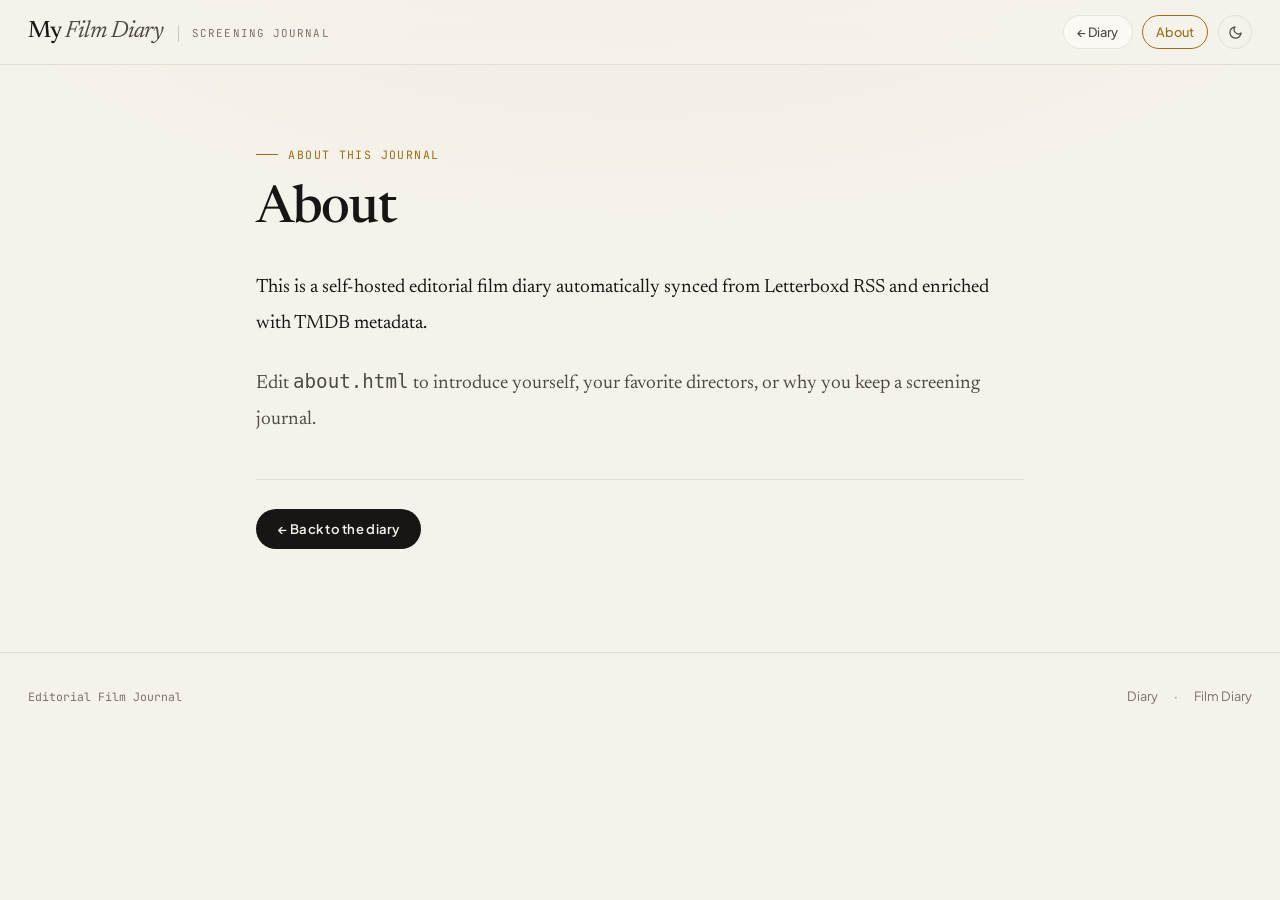
<file: about.html>
<!DOCTYPE html>
<html lang="en">
<head>
	<meta charset="utf-8" />
	<meta name="viewport" content="width=device-width, initial-scale=1, viewport-fit=cover" />
	<title>About — Film Diary</title>
	<meta name="description" content="A personal editorial film journal &amp; diary archive synced from Letterboxd." />
	<meta name="theme-color" content="#0c0c0e" />
	<meta name="apple-mobile-web-app-capable" content="yes" />
	<meta name="apple-mobile-web-app-status-bar-style" content="black-translucent" />
	<meta name="apple-mobile-web-app-title" content="Film Diary" />
	<link rel="manifest" href="manifest.json" />
	<link rel="icon" type="image/svg+xml" href="assets/images/icon.svg" />
	<link rel="apple-touch-icon" href="assets/images/apple-touch-icon.png" />
	<script>
		(function () {
			var saved = localStorage.getItem('diary_theme');
			var theme = saved || (window.matchMedia('(prefers-color-scheme: light)').matches ? 'light' : 'dark');
			document.documentElement.setAttribute('data-theme', theme);
		})();
	</script>
	<link rel="preconnect" href="https://fonts.googleapis.com" />
	<link rel="preconnect" href="https://fonts.gstatic.com" crossorigin />
	<link href="https://fonts.googleapis.com/css2?family=JetBrains+Mono:wght@400;500&family=Newsreader:ital,opsz,wght@0,6..72,400;0,6..72,500;0,6..72,600;1,6..72,400&family=Plus+Jakarta+Sans:wght@400;500;600;700&display=swap" rel="stylesheet" />
	<link rel="stylesheet" href="assets/css/editorial.css?v=18" />
</head>
<body>
	<header class="masthead">
		<div class="masthead-inner">
			<a href="./" class="brand">
				<h1 class="brand-title">My <em>Film Diary</em></h1>
				<span class="brand-meta">Screening Journal</span>
			</a>
			<div class="masthead-actions">
				<a href="./" class="nav-link">← Diary</a>
				<a href="about.html" class="nav-link active" aria-current="page">About</a>
				<button type="button" class="icon-btn" id="themeToggle" aria-label="Toggle color theme" title="Toggle color theme"></button>
			</div>
		</div>
	</header>

	<main class="container about-main">
		<article class="about-article">
			<div class="hero-eyebrow" style="margin-bottom: 1.15rem;">About This Journal</div>
			<h2 class="about-title">About</h2>
			<div class="about-prose">
				<p>This is a self-hosted editorial film diary automatically synced from Letterboxd RSS and enriched with TMDB metadata.</p>
				<p>Edit <code>about.html</code> to introduce yourself, your favorite directors, or why you keep a screening journal.</p>
			</div>
			<div class="about-footer-row">
				<a href="./" class="btn-primary">← Back to the diary</a>
			</div>
		</article>
	</main>

	<footer class="colophon">
		<div class="container colophon-inner">
			<div class="colophon-stats">Editorial Film Journal</div>
			<div class="colophon-links">
				<a href="./">Diary</a>
				<span>·</span>
				<span>Film Diary</span>
			</div>
		</div>
	</footer>

	<script>
		(function () {
			var SUN = '<svg viewBox="0 0 24 24" fill="none" stroke="currentColor" stroke-width="2" stroke-linecap="round" stroke-linejoin="round"><circle cx="12" cy="12" r="4"/><path d="M12 2v2m0 16v2M4.93 4.93l1.41 1.41m11.32 11.32 1.41 1.41M2 12h2m16 0h2M6.34 17.66l-1.41 1.41M19.07 4.93l-1.41 1.41"/></svg>';
			var MOON = '<svg viewBox="0 0 24 24" fill="none" stroke="currentColor" stroke-width="2" stroke-linecap="round" stroke-linejoin="round"><path d="M21 12.79A9 9 0 1 1 11.21 3 7 7 0 0 0 21 12.79z"/></svg>';
			var btn = document.getElementById('themeToggle');
			function apply(theme) {
				document.documentElement.setAttribute('data-theme', theme);
				localStorage.setItem('diary_theme', theme);
				if (btn) btn.innerHTML = theme === 'dark' ? SUN : MOON;
			}
			apply(document.documentElement.getAttribute('data-theme') || 'dark');
			if (btn) btn.addEventListener('click', function () {
				var cur = document.documentElement.getAttribute('data-theme') || 'dark';
				apply(cur === 'dark' ? 'light' : 'dark');
			});
		})();
	</script>
</body>
</html>
</file>
<file: assets/css/editorial.css>
:root {
	--bg: #0c0c0e;
	--bg-elevated: #131316;
	--bg-card: #17171b;
	--bg-hover: #1f1f25;
	--bg-aside: #0f0f12;
	--masthead-bg: rgba(12, 12, 14, 0.86);
	--backdrop-bg: rgba(6, 6, 8, 0.84);
	--hero-bg: linear-gradient(135deg, rgba(23, 23, 27, 0.94) 0%, rgba(16, 16, 19, 0.98) 100%);
	--hero-glow: rgba(212, 168, 83, 0.085);
	--page-glow: rgba(212, 168, 83, 0.05);
	--border: rgba(242, 239, 233, 0.08);
	--border-strong: rgba(242, 239, 233, 0.17);
	--ink: #f2efe9;
	--ink-secondary: #b5b0a6;
	--ink-muted: #7d7971;
	--prose-ink: #dedad2;
	--green: #00e054;
	--coral: #ff6b4a;
	--gold: #d4a853;
	--gold-border: rgba(212, 168, 83, 0.35);
	--badge-bg: rgba(12, 12, 14, 0.8);
	--badge-border: rgba(255, 255, 255, 0.14);
	--shadow-card: 0 6px 20px rgba(0, 0, 0, 0.35);
	--shadow-card-hover: 0 18px 38px rgba(0, 0, 0, 0.58);
	--shadow-modal: 0 32px 90px rgba(0, 0, 0, 0.78);
	--serif: 'Newsreader', Georgia, 'Times New Roman', serif;
	--sans: 'Plus Jakarta Sans', -apple-system, BlinkMacSystemFont, 'Segoe UI', sans-serif;
	--mono: 'JetBrains Mono', ui-monospace, SFMono-Regular, monospace;
	--radius: 8px;
	--radius-lg: 14px;
	--max-w: 1320px;
	--ease: cubic-bezier(0.22, 1, 0.36, 1);
}

[data-theme="light"] {
	--bg: #f5f2eb;
	--bg-elevated: #fbf9f4;
	--bg-card: #ffffff;
	--bg-hover: #efeae0;
	--bg-aside: #f0ece3;
	--masthead-bg: rgba(245, 242, 235, 0.88);
	--backdrop-bg: rgba(20, 19, 17, 0.62);
	--hero-bg: linear-gradient(135deg, #fcfaf5 0%, #f1ede4 100%);
	--hero-glow: rgba(168, 124, 34, 0.09);
	--page-glow: rgba(168, 124, 34, 0.055);
	--border: rgba(23, 22, 20, 0.09);
	--border-strong: rgba(23, 22, 20, 0.19);
	--ink: #171614;
	--ink-secondary: #4e4b45;
	--ink-muted: #78736a;
	--prose-ink: #292724;
	--green: #008a38;
	--coral: #d94e30;
	--gold: #9a6e19;
	--gold-border: rgba(154, 110, 25, 0.32);
	--badge-bg: rgba(20, 19, 17, 0.82);
	--badge-border: rgba(255, 255, 255, 0.18);
	--shadow-card: 0 4px 16px rgba(23, 22, 20, 0.09);
	--shadow-card-hover: 0 14px 32px rgba(23, 22, 20, 0.18);
	--shadow-modal: 0 28px 80px rgba(23, 22, 20, 0.28);
}

*, *::before, *::after {
	box-sizing: border-box;
}

html {
	background: var(--bg);
	color: var(--ink);
	font-family: var(--sans);
	-webkit-font-smoothing: antialiased;
	-moz-osx-font-smoothing: grayscale;
	scroll-behavior: smooth;
	transition: background-color 0.25s var(--ease), color 0.25s var(--ease);
	overflow-x: clip;
	max-width: 100%;
}

body {
	margin: 0;
	min-height: 100vh;
	width: 100%;
	max-width: 100%;
	overflow-x: clip;
	background:
		radial-gradient(ellipse 80% 50% at 50% -10%, var(--page-glow), transparent 70%),
		var(--bg);
	color: var(--ink);
	line-height: 1.5;
	touch-action: pan-y;
}

body.modal-open {
	overflow: hidden;
}

a {
	color: inherit;
	text-decoration: none;
}

button, input, select, textarea {
	font-family: inherit;
	color: inherit;
}

/* ── Masthead ── */
.masthead {
	position: sticky;
	top: 0;
	z-index: 40;
	background: var(--masthead-bg);
	backdrop-filter: blur(14px);
	-webkit-backdrop-filter: blur(14px);
	border-bottom: 1px solid var(--border);
}

.masthead-inner {
	max-width: var(--max-w);
	margin: 0 auto;
	padding: 0.9rem 1.75rem;
	display: flex;
	align-items: center;
	justify-content: space-between;
	gap: 1.25rem;
}

.brand {
	display: flex;
	align-items: baseline;
	gap: 0.85rem;
	min-width: 0;
}

.brand-title {
	font-family: var(--serif);
	font-size: 1.48rem;
	font-weight: 500;
	letter-spacing: -0.01em;
	color: var(--ink);
	margin: 0;
	white-space: nowrap;
}

.brand-title em {
	font-style: italic;
	color: var(--ink-secondary);
	font-weight: 400;
}

.brand-meta {
	font-family: var(--mono);
	font-size: 0.68rem;
	letter-spacing: 0.1em;
	text-transform: uppercase;
	color: var(--ink-muted);
	border-left: 1px solid var(--border-strong);
	padding-left: 0.85rem;
	white-space: nowrap;
}

.masthead-actions {
	display: flex;
	align-items: center;
	gap: 0.6rem;
}

.search-wrap {
	position: relative;
	width: 240px;
}

.search-wrap svg {
	position: absolute;
	left: 0.78rem;
	top: 50%;
	transform: translateY(-50%);
	width: 14px;
	height: 14px;
	color: var(--ink-muted);
	pointer-events: none;
}

.search-input {
	width: 100%;
	background: var(--bg-elevated);
	border: 1px solid var(--border);
	border-radius: 999px;
	padding: 0.48rem 2rem 0.48rem 2.2rem;
	font-size: 0.82rem;
	color: var(--ink);
	outline: none;
	transition: border-color 0.2s, background-color 0.2s;
}

.search-input::placeholder {
	color: var(--ink-muted);
}

.search-input:focus {
	border-color: var(--border-strong);
	background: var(--bg-card);
}

.search-kbd {
	position: absolute;
	right: 0.65rem;
	top: 50%;
	transform: translateY(-50%);
	font-family: var(--mono);
	font-size: 0.64rem;
	color: var(--ink-muted);
	border: 1px solid var(--border);
	border-radius: 4px;
	padding: 0.05rem 0.35rem;
	pointer-events: none;
}

.btn-ghost {
	background: transparent;
	border: 1px solid var(--border);
	border-radius: 999px;
	padding: 0.46rem 0.95rem;
	font-size: 0.78rem;
	font-weight: 500;
	letter-spacing: 0.02em;
	color: var(--ink-secondary);
	cursor: pointer;
	transition: all 0.2s var(--ease);
	display: inline-flex;
	align-items: center;
	gap: 0.4rem;
	white-space: nowrap;
}

.btn-ghost:hover {
	color: var(--ink);
	border-color: var(--border-strong);
	background: var(--bg-elevated);
}

.icon-btn {
	width: 34px;
	height: 34px;
	border-radius: 50%;
	border: 1px solid var(--border);
	background: transparent;
	color: var(--ink-secondary);
	display: inline-flex;
	align-items: center;
	justify-content: center;
	cursor: pointer;
	transition: all 0.2s var(--ease);
	flex-shrink: 0;
}

.icon-btn:hover:not(:disabled) {
	color: var(--ink);
	border-color: var(--border-strong);
	background: var(--bg-card);
}

.icon-btn:disabled {
	opacity: 0.3;
	cursor: not-allowed;
}

.icon-btn svg {
	width: 15px;
	height: 15px;
}

/* ── Container ── */
.container {
	max-width: var(--max-w);
	margin: 0 auto;
	padding: 0 1.75rem;
}

/* ── Featured Reviews Carousel Hero ── */
.hero-section {
	padding: 2.35rem 0 2.1rem;
	border-bottom: 1px solid var(--border);
}

.hero-card {
	position: relative;
	display: grid;
	grid-template-columns: 1fr 255px;
	gap: 2.75rem;
	align-items: stretch;
	background: var(--hero-bg);
	border: 1px solid var(--border);
	border-radius: var(--radius-lg);
	padding: 2.35rem 2.6rem;
	overflow: hidden;
}

.hero-copy {
	display: flex;
	flex-direction: column;
	min-width: 0;
}

.hero-cta-row {
	margin-top: auto;
	padding-top: 0.5rem;
}

.hero-poster-wrap {
	align-self: center;
}

.hero-card::before {
	content: '';
	position: absolute;
	right: -80px;
	top: -80px;
	width: 420px;
	height: 420px;
	background: radial-gradient(circle, var(--hero-glow) 0%, transparent 70%);
	pointer-events: none;
}

.hero-top-row {
	display: flex;
	align-items: center;
	justify-content: space-between;
	gap: 1rem;
	margin-bottom: 1rem;
	flex-wrap: wrap;
}

.hero-eyebrow {
	display: inline-flex;
	align-items: center;
	gap: 0.65rem;
	font-family: var(--mono);
	font-size: 0.72rem;
	letter-spacing: 0.12em;
	text-transform: uppercase;
	color: var(--gold);
}

.hero-eyebrow::before {
	content: '';
	width: 22px;
	height: 1px;
	background: var(--gold);
}

.hero-carousel-controls {
	display: flex;
	align-items: center;
	gap: 0.45rem;
}

.hero-dots {
	display: flex;
	align-items: center;
	gap: 0.35rem;
	margin: 0 0.35rem;
}

.hero-dot {
	position: relative;
	width: 6px;
	height: 6px;
	border-radius: 999px;
	border: none;
	padding: 0;
	background: var(--border-strong);
	cursor: pointer;
	overflow: hidden;
	transition: width 0.25s var(--ease), background-color 0.2s;
}

.hero-dot.active {
	width: 26px;
	background: var(--border-strong);
}

.hero-dot.active::after {
	content: '';
	position: absolute;
	inset: 0;
	background: var(--gold);
	border-radius: 999px;
	transform-origin: left center;
	animation: heroProgress var(--hero-duration, 3000ms) linear forwards;
}

.hero-card.is-paused .hero-dot.active::after {
	animation-play-state: paused;
}

.hero-card.is-static .hero-dot.active::after {
	animation: none;
	transform: scaleX(1);
}

.hero-slide-enter {
	animation: heroSlideIn 0.42s cubic-bezier(0.22, 1, 0.36, 1) both;
}

@keyframes heroProgress {
	from { transform: scaleX(0); }
	to { transform: scaleX(1); }
}

@keyframes heroSlideIn {
	from {
		opacity: 0;
		transform: translateX(12px);
	}
	to {
		opacity: 1;
		transform: translateX(0);
	}
}

@media (prefers-reduced-motion: reduce) {
	.hero-slide-enter {
		animation: none;
	}
}

.hero-title {
	font-family: var(--serif);
	font-size: clamp(1.95rem, 3.4vw, 2.95rem);
	font-weight: 500;
	line-height: 1.08;
	letter-spacing: -0.02em;
	margin: 0 0 0.45rem;
	color: var(--ink);
}

.hero-director {
	font-family: var(--serif);
	font-style: italic;
	font-size: 1.02rem;
	color: var(--ink-muted);
	margin: 0 0 0.85rem;
}

.hero-title .hero-year {
	font-style: italic;
	font-weight: 400;
	color: var(--ink-muted);
	font-size: 0.64em;
	margin-left: 0.35rem;
}

.hero-rating-row {
	display: flex;
	align-items: center;
	gap: 0.85rem;
	margin-bottom: 1.25rem;
	font-size: 0.9rem;
	flex-wrap: wrap;
}

.stars {
	color: var(--green);
	letter-spacing: 0.08em;
	font-size: 1.05rem;
	line-height: 1;
}

.heart-icon {
	color: var(--coral);
	font-size: 0.95rem;
	line-height: 1;
}

.hero-date {
	font-family: var(--mono);
	font-size: 0.74rem;
	color: var(--ink-muted);
	letter-spacing: 0.04em;
}

.hero-excerpt {
	font-family: var(--serif);
	font-size: 1.14rem;
	line-height: 1.72;
	color: var(--ink-secondary);
	margin: 0 0 1.65rem;
	max-width: 62ch;
	display: -webkit-box;
	-webkit-line-clamp: 4;
	-webkit-box-orient: vertical;
	overflow: hidden;
}

.hero-excerpt.is-spoiler {
	filter: blur(6px);
	user-select: none;
}

.hero-cta-row {
	display: flex;
	align-items: center;
	gap: 0.85rem;
	flex-wrap: wrap;
}

.btn-primary {
	background: var(--ink);
	color: var(--bg);
	border: none;
	border-radius: 999px;
	padding: 0.66rem 1.35rem;
	font-size: 0.82rem;
	font-weight: 600;
	letter-spacing: 0.02em;
	cursor: pointer;
	transition: transform 0.2s var(--ease), opacity 0.2s;
	display: inline-flex;
	align-items: center;
	gap: 0.45rem;
}

.btn-primary:hover {
	opacity: 0.9;
	transform: translateY(-1px);
}

.hero-poster-wrap {
	position: relative;
	cursor: pointer;
	justify-self: end;
	width: 100%;
	max-width: 240px;
}

.hero-poster {
	width: 100%;
	aspect-ratio: 2 / 3;
	object-fit: cover;
	border-radius: var(--radius);
	display: block;
	border: 1px solid var(--border-strong);
	box-shadow: var(--shadow-card-hover);
	transition: transform 0.45s var(--ease);
}

.hero-poster-wrap:hover .hero-poster {
	transform: scale(1.025);
}

/* ── Toolbar / Filters / View Switch ── */
.toolbar {
	display: flex;
	align-items: center;
	justify-content: space-between;
	gap: 1rem;
	padding: 1.55rem 0 1.3rem;
	flex-wrap: wrap;
}

.filter-pills {
	display: flex;
	align-items: center;
	gap: 0.42rem;
	flex-wrap: wrap;
}

.pill {
	background: transparent;
	border: 1px solid var(--border);
	border-radius: 999px;
	padding: 0.4rem 0.88rem;
	font-size: 0.78rem;
	font-weight: 500;
	color: var(--ink-secondary);
	cursor: pointer;
	transition: all 0.2s var(--ease);
	display: inline-flex;
	align-items: center;
	gap: 0.42rem;
}

.pill:hover {
	border-color: var(--border-strong);
	color: var(--ink);
}

.pill.active {
	background: var(--ink);
	color: var(--bg);
	border-color: var(--ink);
}

.pill .count {
	font-family: var(--mono);
	font-size: 0.68rem;
	opacity: 0.7;
}

[hidden] {
	display: none !important;
}

.toolbar-right {
	display: flex;
	align-items: center;
	gap: 0.55rem;
}

.filter-toggle-btn {
	display: inline-flex;
	align-items: center;
	gap: 0.42rem;
	background: var(--bg-elevated);
	border: 1px solid var(--border);
	border-radius: 999px;
	padding: 0.42rem 0.88rem;
	font-size: 0.76rem;
	font-weight: 500;
	color: var(--ink-secondary);
	cursor: pointer;
	transition: all 0.2s var(--ease);
	white-space: nowrap;
}

.filter-toggle-btn svg {
	width: 14px;
	height: 14px;
	opacity: 0.85;
}

.filter-toggle-btn:hover {
	border-color: var(--border-strong);
	color: var(--ink);
}

.filter-toggle-btn[aria-expanded="true"],
.filter-toggle-btn.has-active {
	border-color: var(--gold);
	color: var(--gold);
	background: var(--gold-dim);
}

.filter-badge {
	display: inline-flex;
	align-items: center;
	justify-content: center;
	min-width: 17px;
	height: 17px;
	padding: 0 5px;
	border-radius: 999px;
	background: var(--gold);
	color: var(--bg);
	font-family: var(--mono);
	font-size: 0.65rem;
	font-weight: 700;
	line-height: 1;
}

.filter-drawer {
	margin: -0.45rem 0 1.35rem;
	padding: 0.85rem;
	background: var(--bg-elevated);
	border: 1px solid var(--border);
	border-radius: var(--radius-md);
	animation: heroSlideIn 0.2s var(--ease) both;
}

.filter-drawer-grid {
	display: grid;
	grid-template-columns: repeat(auto-fit, minmax(145px, 1fr));
	gap: 0.55rem;
	align-items: center;
}

.filter-drawer-grid .sort-select {
	width: 100%;
	min-width: 0;
	background-color: var(--bg);
}

.filter-reset-btn {
	justify-content: center;
	padding: 0.44rem 0.9rem;
	font-size: 0.76rem;
	color: var(--gold);
	border-color: var(--border-strong);
}

@media (max-width: 640px) {
	.filter-drawer {
		margin: -0.35rem 0 1.1rem;
		padding: 0.7rem;
	}
	.filter-drawer-grid {
		grid-template-columns: repeat(2, minmax(0, 1fr));
		gap: 0.5rem;
	}
}

.view-toggle {
	display: inline-flex;
	background: var(--bg-elevated);
	border: 1px solid var(--border);
	border-radius: 999px;
	padding: 3px;
	gap: 2px;
}

.view-btn {
	border: none;
	background: transparent;
	color: var(--ink-muted);
	border-radius: 999px;
	padding: 0.34rem 0.62rem;
	cursor: pointer;
	display: inline-flex;
	align-items: center;
	gap: 0.35rem;
	font-size: 0.74rem;
	font-weight: 500;
	transition: all 0.2s;
}

.view-btn svg {
	width: 14px;
	height: 14px;
}

.view-btn:hover {
	color: var(--ink);
}

.view-btn.active {
	background: var(--ink);
	color: var(--bg);
}

.sort-select {
	background: var(--bg-elevated);
	border: 1px solid var(--border);
	border-radius: 999px;
	padding: 0.44rem 1.85rem 0.44rem 0.95rem;
	font-size: 0.78rem;
	color: var(--ink-secondary);
	cursor: pointer;
	outline: none;
	appearance: none;
	background-image: url("data:image/svg+xml,%3Csvg xmlns='http://www.w3.org/2000/svg' width='12' height='12' viewBox='0 0 24 24' fill='none' stroke='%238a857c' stroke-width='2' stroke-linecap='round' stroke-linejoin='round'%3E%3Cpolyline points='6 9 12 15 18 9'%3E%3C/polyline%3E%3C/svg%3E");
	background-repeat: no-repeat;
	background-position: right 0.7rem center;
}

.sort-select:hover, .sort-select:focus {
	border-color: var(--border-strong);
	color: var(--ink);
}

/* ── Film Poster Grid ── */
.film-grid {
	display: grid;
	grid-template-columns: repeat(auto-fill, minmax(195px, 1fr));
	gap: 1.75rem 1.35rem;
	padding-bottom: 4rem;
}

.film-card {
	display: flex;
	flex-direction: column;
	cursor: pointer;
	outline: none;
	content-visibility: auto;
	contain-intrinsic-size: 200px 350px;
}

.poster-frame {
	position: relative;
	aspect-ratio: 2 / 3;
	border-radius: var(--radius);
	overflow: hidden;
	background: var(--bg-card);
	border: 1px solid var(--border);
	box-shadow: var(--shadow-card);
	transition: transform 0.35s var(--ease), border-color 0.35s var(--ease), box-shadow 0.35s var(--ease);
}

.film-card:hover .poster-frame,
.film-card:focus-visible .poster-frame {
	transform: translateY(-4px);
	border-color: var(--border-strong);
	box-shadow: var(--shadow-card-hover);
}

.poster-frame img {
	width: 100%;
	height: 100%;
	object-fit: cover;
	display: block;
	transition: transform 0.55s var(--ease);
}

.poster-typographic {
	width: 100%;
	height: 100%;
	padding: 1.25rem 1.05rem;
	display: flex;
	flex-direction: column;
	justify-content: space-between;
	background:
		radial-gradient(circle at 80% 15%, var(--hero-glow), transparent 60%),
		linear-gradient(160deg, var(--bg-card) 0%, var(--bg-aside) 100%);
	position: relative;
}

.poster-typographic::before {
	content: '';
	position: absolute;
	inset: 8px;
	border: 1px solid var(--border);
	border-radius: 4px;
	pointer-events: none;
}

.poster-typo-year {
	font-family: var(--mono);
	font-size: 0.66rem;
	letter-spacing: 0.12em;
	color: var(--ink-muted);
}

.poster-typo-title {
	font-family: var(--serif);
	font-size: 1.15rem;
	font-weight: 500;
	line-height: 1.2;
	color: var(--ink);
	display: -webkit-box;
	-webkit-line-clamp: 4;
	-webkit-box-orient: vertical;
	overflow: hidden;
}

.poster-typo-foot {
	font-family: var(--mono);
	font-size: 0.64rem;
	letter-spacing: 0.08em;
	color: var(--green);
}

.diary-thumb-typo {
	width: 54px;
	aspect-ratio: 2 / 3;
	border-radius: 5px;
	border: 1px solid var(--border);
	background: linear-gradient(160deg, var(--bg-card) 0%, var(--bg-aside) 100%);
	display: flex;
	align-items: center;
	justify-content: center;
	font-family: var(--serif);
	font-size: 1.05rem;
	font-style: italic;
	color: var(--ink-muted);
	flex-shrink: 0;
}

.load-more-wrap {
	display: flex;
	flex-direction: column;
	align-items: center;
	gap: 0.65rem;
	padding: 0 0 3.75rem;
}

.load-more-meta {
	font-family: var(--mono);
	font-size: 0.72rem;
	color: var(--ink-muted);
}

.film-card:hover .poster-frame img {
	transform: scale(1.035);
}

.poster-badges {
	position: absolute;
	top: 0.52rem;
	right: 0.52rem;
	display: flex;
	gap: 0.28rem;
	z-index: 2;
}

.badge {
	background: rgba(12, 12, 14, 0.88);
	border: 1px solid var(--badge-border);
	border-radius: 999px;
	padding: 0.2rem 0.5rem;
	font-family: var(--mono);
	font-size: 0.62rem;
	letter-spacing: 0.06em;
	text-transform: uppercase;
	display: inline-flex;
	align-items: center;
	gap: 0.25rem;
	color: #f2efe9;
}

.badge-review {
	color: #e4ba67;
	border-color: rgba(228, 186, 103, 0.42);
}

.badge-spoiler {
	color: #ff8c73;
	border-color: rgba(255, 107, 74, 0.4);
}

.badge-like {
	color: #ff6b4a;
	padding: 0.2rem 0.42rem;
}

.badge-rewatch {
	color: #d6d2c9;
	padding: 0.2rem 0.42rem;
}

/* Inline badges (outside poster, theme-aware) */
.inline-badge {
	display: inline-flex;
	align-items: center;
	gap: 0.25rem;
	border-radius: 999px;
	padding: 0.18rem 0.55rem;
	font-family: var(--mono);
	font-size: 0.64rem;
	letter-spacing: 0.06em;
	text-transform: uppercase;
	border: 1px solid var(--border-strong);
	color: var(--ink-secondary);
}

.inline-badge.is-gold {
	color: var(--gold);
	border-color: var(--gold-border);
}

.inline-badge.is-spoiler {
	color: var(--coral);
	border-color: rgba(255, 107, 74, 0.35);
}

.card-body {
	padding: 0.78rem 0.15rem 0;
	display: flex;
	flex-direction: column;
	gap: 0.24rem;
}

.card-title {
	font-family: var(--serif);
	font-size: 1.05rem;
	font-weight: 500;
	line-height: 1.25;
	color: var(--ink);
	margin: 0;
	display: -webkit-box;
	-webkit-line-clamp: 2;
	-webkit-box-orient: vertical;
	overflow: hidden;
}

.card-director {
	font-size: 0.76rem;
	color: var(--ink-secondary);
	white-space: nowrap;
	overflow: hidden;
	text-overflow: ellipsis;
}

.card-meta-row {
	display: flex;
	align-items: center;
	justify-content: space-between;
	gap: 0.5rem;
	font-family: var(--mono);
	font-size: 0.7rem;
	color: var(--ink-muted);
}

.card-rating-row {
	display: flex;
	align-items: center;
	justify-content: space-between;
	margin-top: 0.12rem;
	min-height: 1.1rem;
}

.card-stars {
	color: var(--green);
	font-size: 0.88rem;
	letter-spacing: 0.05em;
	line-height: 1;
}

.card-unrated {
	font-family: var(--mono);
	font-size: 0.65rem;
	color: var(--ink-muted);
	text-transform: uppercase;
	letter-spacing: 0.08em;
}

/* ── Chronological Diary List View ── */
.grid-month-groups {
	display: flex;
	flex-direction: column;
	gap: 2.35rem;
}

.grid-month-section .diary-month-heading {
	margin-bottom: 1.15rem;
}

.diary-list {
	padding-bottom: 4rem;
	display: flex;
	flex-direction: column;
	gap: 2.25rem;
}

.diary-month-heading {
	font-family: var(--mono);
	font-size: 0.74rem;
	letter-spacing: 0.14em;
	text-transform: uppercase;
	color: var(--gold);
	padding-bottom: 0.65rem;
	border-bottom: 1px solid var(--border-strong);
	margin: 0 0 0.35rem;
	display: flex;
	align-items: center;
	justify-content: space-between;
}

.diary-month-count {
	color: var(--ink-muted);
	letter-spacing: 0.06em;
}

.diary-row {
	display: grid;
	grid-template-columns: 58px 54px 1fr auto;
	gap: 1.15rem;
	align-items: center;
	padding: 0.95rem 0.75rem;
	border-bottom: 1px solid var(--border);
	border-radius: var(--radius);
	cursor: pointer;
	transition: background-color 0.2s var(--ease);
	content-visibility: auto;
	contain-intrinsic-size: auto 92px;
}

.diary-row:hover {
	background: var(--bg-elevated);
}

.diary-day {
	font-family: var(--mono);
	text-align: center;
	line-height: 1.1;
}

.diary-day-num {
	display: block;
	font-size: 1.15rem;
	font-weight: 500;
	color: var(--ink);
}

.diary-day-mon {
	display: block;
	font-size: 0.64rem;
	text-transform: uppercase;
	letter-spacing: 0.08em;
	color: var(--ink-muted);
	margin-top: 0.15rem;
}

.diary-thumb {
	width: 54px;
	aspect-ratio: 2 / 3;
	object-fit: cover;
	border-radius: 5px;
	border: 1px solid var(--border);
	display: block;
}

.diary-main {
	min-width: 0;
}

.diary-title-line {
	display: flex;
	align-items: baseline;
	gap: 0.55rem;
	flex-wrap: wrap;
}

.diary-title {
	font-family: var(--serif);
	font-size: 1.18rem;
	font-weight: 500;
	color: var(--ink);
	margin: 0;
}

.diary-year {
	font-family: var(--mono);
	font-size: 0.72rem;
	color: var(--ink-muted);
}

.diary-snippet {
	font-family: var(--serif);
	font-size: 0.96rem;
	line-height: 1.55;
	color: var(--ink-secondary);
	margin: 0.3rem 0 0;
	display: -webkit-box;
	-webkit-line-clamp: 2;
	-webkit-box-orient: vertical;
	overflow: hidden;
	max-width: 68ch;
}

.diary-snippet.is-spoiler {
	font-style: italic;
	color: var(--ink-muted);
}

.diary-right {
	display: flex;
	align-items: center;
	gap: 0.65rem;
	white-space: nowrap;
}

/* ── Curated Lists Grid ── */
.lists-grid {
	display: grid;
	grid-template-columns: repeat(auto-fill, minmax(min(100%, 310px), 1fr));
	gap: 1.25rem;
	padding-bottom: 4rem;
}

.list-card {
	background: var(--bg-elevated);
	border: 1px solid var(--border);
	border-radius: var(--radius-lg);
	padding: 1.5rem 1.65rem;
	display: flex;
	flex-direction: column;
	justify-content: space-between;
	gap: 1rem;
	cursor: pointer;
	transition: border-color 0.25s var(--ease), transform 0.25s var(--ease), background-color 0.25s;
}

.list-card:hover {
	border-color: var(--border-strong);
	background: var(--bg-card);
	transform: translateY(-2px);
}

.list-card-label {
	font-family: var(--mono);
	font-size: 0.66rem;
	letter-spacing: 0.12em;
	text-transform: uppercase;
	color: var(--gold);
	margin-bottom: 0.5rem;
}

.list-card-title {
	font-family: var(--serif);
	font-size: 1.35rem;
	font-weight: 500;
	line-height: 1.2;
	margin: 0 0 0.65rem;
	color: var(--ink);
}

.list-card-preview {
	font-size: 0.85rem;
	line-height: 1.6;
	color: var(--ink-secondary);
	margin: 0;
	display: -webkit-box;
	-webkit-line-clamp: 3;
	-webkit-box-orient: vertical;
	overflow: hidden;
}

.list-card-footer {
	display: flex;
	align-items: center;
	justify-content: space-between;
	padding-top: 0.85rem;
	border-top: 1px solid var(--border);
	font-family: var(--mono);
	font-size: 0.72rem;
	color: var(--ink-muted);
}

/* ── Empty / Loading States ── */
.state-box {
	text-align: center;
	padding: 4.5rem 1.5rem;
	color: var(--ink-muted);
	font-family: var(--serif);
	font-size: 1.15rem;
	font-style: italic;
}

/* ── Split-Screen Reader Modal ── */
.modal-backdrop {
	position: fixed;
	inset: 0;
	z-index: 100;
	background: var(--backdrop-bg);
	backdrop-filter: blur(12px);
	-webkit-backdrop-filter: blur(12px);
	display: flex;
	align-items: center;
	justify-content: center;
	padding: 2rem;
	opacity: 0;
	pointer-events: none;
	transition: opacity 0.25s var(--ease);
}

.modal-backdrop.open {
	opacity: 1;
	pointer-events: auto;
}

.reader-modal {
	position: relative;
	width: 100%;
	max-width: 960px;
	max-height: 88vh;
	background: var(--bg-elevated);
	border: 1px solid var(--border-strong);
	border-radius: var(--radius-lg);
	box-shadow: var(--shadow-modal);
	display: grid;
	grid-template-columns: 325px 1fr;
	overflow: hidden;
	transform: translateY(12px) scale(0.985);
	transition: transform 0.3s var(--ease);
}

.reader-modal.is-list-modal {
	grid-template-columns: 1fr;
	max-width: 700px;
}

.modal-backdrop.open .reader-modal {
	transform: translateY(0) scale(1);
}

.reader-aside {
	background: var(--bg-aside);
	padding: 1.75rem;
	border-right: 1px solid var(--border);
	display: flex;
	flex-direction: column;
	gap: 1.15rem;
	overflow-y: auto;
}

.reader-poster {
	width: 100%;
	aspect-ratio: 2 / 3;
	object-fit: cover;
	border-radius: var(--radius);
	border: 1px solid var(--border);
	box-shadow: var(--shadow-card);
}

.reader-facts {
	display: flex;
	flex-direction: column;
	gap: 0.55rem;
	font-family: var(--mono);
	font-size: 0.74rem;
	color: var(--ink-secondary);
}

.fact-row {
	display: flex;
	justify-content: space-between;
	align-items: center;
	padding-bottom: 0.5rem;
	border-bottom: 1px solid var(--border);
}

.fact-label {
	color: var(--ink-muted);
	text-transform: uppercase;
	letter-spacing: 0.08em;
	font-size: 0.66rem;
}

.reader-content {
	display: flex;
	flex-direction: column;
	min-height: 0;
	max-height: 88vh;
}

.reader-top-bar {
	display: flex;
	align-items: center;
	justify-content: space-between;
	padding: 1rem 1.75rem;
	border-bottom: 1px solid var(--border);
	flex-shrink: 0;
	gap: 0.75rem;
}

.reader-nav {
	display: flex;
	align-items: center;
	gap: 0.4rem;
}

.reader-top-actions {
	display: flex;
	align-items: center;
	gap: 0.45rem;
}

.reader-counter {
	font-family: var(--mono);
	font-size: 0.72rem;
	color: var(--ink-muted);
	margin-left: 0.45rem;
}

.reader-scroll {
	padding: 2rem 2.25rem 2.5rem;
	overflow-y: auto;
	-webkit-overflow-scrolling: touch;
	overscroll-behavior: contain;
	flex: 1;
}

.reader-title {
	font-family: var(--serif);
	font-size: clamp(1.75rem, 2.8vw, 2.35rem);
	font-weight: 500;
	line-height: 1.12;
	letter-spacing: -0.015em;
	margin: 0 0 0.35rem;
	color: var(--ink);
}

.reader-director {
	font-family: var(--serif);
	font-style: italic;
	font-size: 1.02rem;
	color: var(--ink-muted);
	margin: 0 0 0.85rem;
}

.reader-subtitle {
	display: flex;
	align-items: center;
	flex-wrap: wrap;
	gap: 0.7rem;
	margin-bottom: 1.75rem;
	padding-bottom: 1.25rem;
	border-bottom: 1px solid var(--border);
}

.reader-prose {
	font-family: var(--serif);
	font-size: 1.12rem;
	line-height: 1.8;
	color: var(--prose-ink);
	max-width: 62ch;
}

.reader-prose p {
	margin: 0 0 1.2em;
}

.reader-prose p:last-child {
	margin-bottom: 0;
}

.reader-prose ul, .reader-prose ol {
	padding-left: 1.25rem;
	margin: 0.85rem 0;
}

.reader-prose li {
	margin-bottom: 0.35rem;
}

.reader-log-note {
	font-family: var(--serif);
	font-style: italic;
	color: var(--ink-muted);
	font-size: 1.05rem;
}

/* ── Spoiler Guard ── */
.spoiler-box {
	position: relative;
	border-radius: var(--radius);
	overflow: hidden;
}

.spoiler-box .spoiler-content {
	filter: blur(8px);
	user-select: none;
	pointer-events: none;
	transition: filter 0.35s var(--ease);
}

.spoiler-box.revealed .spoiler-content {
	filter: none;
	user-select: auto;
	pointer-events: auto;
}

.spoiler-overlay {
	position: absolute;
	inset: 0;
	display: flex;
	flex-direction: column;
	align-items: center;
	justify-content: center;
	gap: 0.75rem;
	background: rgba(12, 12, 14, 0.35);
	padding: 1.5rem;
	text-align: center;
}

[data-theme="light"] .spoiler-overlay {
	background: rgba(245, 242, 235, 0.45);
}

.spoiler-box.revealed .spoiler-overlay {
	display: none;
}

.spoiler-label {
	font-family: var(--mono);
	font-size: 0.72rem;
	letter-spacing: 0.1em;
	text-transform: uppercase;
	color: var(--coral);
}

/* ── Shareable Card Modal ── */
.share-modal {
	width: 100%;
	max-width: 520px;
	max-height: 92dvh;
	background: var(--bg-elevated);
	border: 1px solid var(--border-strong);
	border-radius: var(--radius-lg);
	padding: 1.35rem 1.5rem 1.5rem;
	box-shadow: var(--shadow-modal);
	display: flex;
	flex-direction: column;
	gap: 0.9rem;
	overflow-y: auto;
	-webkit-overflow-scrolling: touch;
}

.share-header {
	display: flex;
	align-items: flex-start;
	justify-content: space-between;
	gap: 1rem;
	flex-shrink: 0;
}

.share-header h2 {
	font-family: var(--serif);
	font-size: 1.45rem;
	font-weight: 500;
	margin: 0 0 0.15rem;
}

.share-header p {
	font-size: 0.8rem;
	color: var(--ink-muted);
	margin: 0;
}

.share-controls {
	display: flex;
	flex-direction: column;
	gap: 0.55rem;
	flex-shrink: 0;
	position: relative;
	z-index: 3;
}

.share-control-row {
	display: flex;
	align-items: center;
	justify-content: space-between;
	gap: 0.45rem;
	flex-wrap: wrap;
}

#shareStyleToggle {
	width: 100%;
	display: grid;
	grid-template-columns: repeat(4, 1fr);
}

#shareStyleToggle .view-btn {
	justify-content: center;
	padding: 0.44rem 0.35rem;
	touch-action: manipulation;
}

.share-controls .view-btn,
.share-controls .toggle-chip {
	touch-action: manipulation;
	min-height: 34px;
}

.toggle-chip {
	display: inline-flex;
	align-items: center;
	gap: 0.42rem;
	padding: 0.36rem 0.78rem;
	border-radius: 999px;
	border: 1px solid var(--border);
	background: var(--bg-elevated);
	font-size: 0.74rem;
	font-weight: 500;
	color: var(--ink-secondary);
	cursor: pointer;
	user-select: none;
	transition: border-color 0.2s, color 0.2s;
}

.toggle-chip:hover {
	border-color: var(--border-strong);
	color: var(--ink);
}

.toggle-chip input {
	accent-color: var(--gold);
	margin: 0;
	cursor: pointer;
}

.toggle-chip.active {
	background: var(--ink);
	color: var(--bg);
	border-color: var(--ink);
}

.toggle-chip.is-disabled {
	opacity: 0.4;
	cursor: not-allowed;
}

.share-preview-stage {
	background: var(--bg);
	border: 1px solid var(--border);
	border-radius: var(--radius);
	padding: 0.85rem;
	display: flex;
	align-items: center;
	justify-content: center;
	min-height: 200px;
	flex: 1 1 auto;
	overflow: hidden;
	position: relative;
	z-index: 1;
}

.share-canvas {
	max-width: 100%;
	max-height: 44dvh;
	width: auto;
	height: auto;
	border-radius: 6px;
	box-shadow: var(--shadow-card-hover);
	display: block;
}

.share-footer {
	padding-top: 0.15rem;
	flex-shrink: 0;
}

/* ── Footer / Colophon ── */
.colophon {
	border-top: 1px solid var(--border);
	padding: 2.15rem 0 2.75rem;
	color: var(--ink-muted);
	font-size: 0.8rem;
}

.colophon-inner {
	display: flex;
	align-items: center;
	justify-content: space-between;
	flex-wrap: wrap;
	gap: 1rem;
}

.colophon-stats {
	display: flex;
	align-items: center;
	gap: 1.25rem;
	font-family: var(--mono);
	font-size: 0.72rem;
	flex-wrap: wrap;
}

.colophon-stats strong {
	color: var(--ink-secondary);
	font-weight: 500;
}

.colophon-links {
	display: flex;
	align-items: center;
	gap: 1rem;
}

/* ── Toast ── */
.toast-stack {
	position: fixed;
	bottom: 1.5rem;
	right: 1.5rem;
	z-index: 200;
	display: flex;
	flex-direction: column;
	gap: 0.5rem;
	pointer-events: none;
}

.toast {
	background: var(--bg-card);
	border: 1px solid var(--border-strong);
	color: var(--ink);
	padding: 0.78rem 1.15rem;
	border-radius: var(--radius);
	font-size: 0.84rem;
	box-shadow: var(--shadow-card-hover);
	pointer-events: auto;
	border-left: 3px solid var(--green);
	animation: toastIn 0.25s var(--ease);
}

.toast.error {
	border-left-color: var(--coral);
}

@keyframes toastIn {
	from { opacity: 0; transform: translateY(8px); }
	to { opacity: 1; transform: translateY(0); }
}

/* ── Responsive ── */
@media (max-width: 900px) {
	.hero-card {
		grid-template-columns: 1fr 195px;
		gap: 2rem;
		padding: 2rem;
	}

	.reader-modal {
		grid-template-columns: 255px 1fr;
	}
}

@media (hover: none) {
	.film-card:hover .poster-frame,
	.list-card:hover,
	.btn-primary:hover {
		transform: none;
	}

	.film-card:hover .poster-frame img,
	.hero-poster-wrap:hover .hero-poster {
		transform: none;
	}
}

@media (max-width: 736px) {
	.masthead-inner {
		padding: 0.75rem 1rem;
		flex-wrap: wrap;
		gap: 0.65rem;
	}

	.brand-title {
		font-size: 1.32rem;
	}

	.brand-meta {
		display: none;
	}

	.masthead-actions {
		width: 100%;
		justify-content: space-between;
		gap: 0.5rem;
	}

	.search-wrap {
		flex: 1;
		min-width: 0;
		width: auto;
	}

	/* 16px prevents iOS Safari auto-zooming & horizontal panning on focus */
	.search-input {
		font-size: 16px;
		padding: 0.48rem 0.9rem 0.48rem 2.2rem;
	}

	.search-kbd {
		display: none;
	}

	.container {
		padding: 0 1rem;
		width: 100%;
		max-width: 100%;
	}

	.hero-section {
		padding: 1.1rem 0 1.35rem;
	}

	.hero-card {
		grid-template-columns: minmax(0, 1fr);
		padding: 1.25rem;
		gap: 1.1rem;
	}

	.hero-copy {
		min-width: 0;
	}

	.hero-poster-wrap {
		order: -1;
		justify-self: start;
		max-width: 128px;
	}

	.hero-title {
		font-size: 1.65rem;
		word-break: break-word;
	}

	.hero-excerpt {
		font-size: 0.98rem;
		line-height: 1.62;
		margin-bottom: 1.2rem;
		-webkit-line-clamp: 4;
	}

	.toolbar {
		padding: 1.15rem 0 1rem;
		gap: 0.85rem;
	}

	/* Single tidy horizontally-scrollable pill strip (no page overflow) */
	.filter-pills {
		width: 100%;
		flex-wrap: nowrap;
		overflow-x: auto;
		-webkit-overflow-scrolling: touch;
		scrollbar-width: none;
		padding-bottom: 2px;
	}

	.filter-pills::-webkit-scrollbar {
		display: none;
	}

	.pill {
		flex-shrink: 0;
		padding: 0.38rem 0.78rem;
		font-size: 0.76rem;
	}

	.toolbar-right {
		width: 100%;
		display: grid;
		grid-template-columns: auto 1fr 1fr;
		gap: 0.45rem;
		align-items: center;
	}

	.view-btn {
		padding: 0.34rem 0.55rem;
		font-size: 0.72rem;
	}

	.sort-select {
		width: 100%;
		min-width: 0;
		font-size: 0.74rem;
		padding: 0.42rem 1.55rem 0.42rem 0.72rem;
		text-overflow: ellipsis;
	}

	.film-grid {
		grid-template-columns: repeat(2, minmax(0, 1fr));
		gap: 1.1rem 0.75rem;
		padding-bottom: 2.75rem;
	}

	.card-title {
		font-size: 0.96rem;
	}

	.diary-row {
		grid-template-columns: 40px 44px minmax(0, 1fr);
		gap: 0.7rem;
		padding: 0.85rem 0.2rem;
	}

	.diary-thumb,
	.diary-thumb-typo {
		width: 44px;
	}

	.diary-right {
		grid-column: 3;
		justify-content: flex-start;
		margin-top: -0.2rem;
	}

	.modal-backdrop {
		padding: 0;
		align-items: flex-end;
	}

	.reader-modal {
		grid-template-columns: 1fr;
		width: 100%;
		max-width: 100%;
		max-height: 92dvh;
		border-radius: 16px 16px 0 0;
		border-left: none;
		border-right: none;
		border-bottom: none;
		display: flex;
		flex-direction: column;
	}

	.reader-aside {
		flex-direction: row;
		align-items: center;
		padding: 0.9rem 1rem;
		border-right: none;
		border-bottom: 1px solid var(--border);
		flex-shrink: 0;
	}

	.reader-poster {
		width: 64px;
		flex-shrink: 0;
	}

	.reader-facts {
		flex: 1;
		min-width: 0;
		gap: 0.18rem;
	}

	.fact-row {
		padding-bottom: 0.16rem;
		border-bottom: none;
	}

	.reader-content {
		flex: 1;
		min-height: 0;
		max-height: none;
	}

	.reader-top-bar {
		padding: 0.7rem 1rem;
		gap: 0.4rem;
	}

	.reader-counter {
		display: none;
	}

	.reader-top-actions {
		gap: 0.35rem;
	}

	.reader-top-actions .btn-ghost {
		padding: 0.3rem 0.62rem !important;
		font-size: 0.7rem !important;
	}

	.reader-scroll {
		padding: 1.15rem 1.05rem calc(2rem + env(safe-area-inset-bottom, 0px));
	}

	.reader-title {
		font-size: 1.55rem;
		word-break: break-word;
	}

	.reader-prose {
		font-size: 1.02rem;
		line-height: 1.72;
		word-break: break-word;
	}

	.share-modal {
		width: 100%;
		max-width: 100%;
		max-height: 92dvh;
		border-radius: 16px 16px 0 0;
		border-left: none;
		border-right: none;
		border-bottom: none;
		padding: 1.25rem 1.15rem calc(1.35rem + env(safe-area-inset-bottom, 0px));
	}

	.toast-stack {
		left: 1rem;
		right: 1rem;
		bottom: 1rem;
	}
}

@media (max-width: 400px) {
	.toolbar-right {
		grid-template-columns: 1fr 1fr;
	}

	.view-toggle {
		grid-column: 1 / -1;
		justify-self: start;
	}
}

/* ── Nav Link & About Page ── */
.nav-link {
	font-size: 0.8rem;
	font-weight: 500;
	color: var(--ink-secondary);
	padding: 0.42rem 0.82rem;
	border-radius: 999px;
	border: 1px solid var(--border);
	background: var(--bg-elevated);
	transition: color 0.2s, border-color 0.2s, background-color 0.2s;
	white-space: nowrap;
	flex-shrink: 0;
}

.nav-link:hover {
	color: var(--ink);
	border-color: var(--border-strong);
}

.nav-link.active {
	color: var(--gold);
	border-color: var(--gold);
	background: var(--gold-dim);
}

.about-main {
	padding-top: clamp(2.4rem, 6vw, 4.5rem);
	padding-bottom: clamp(4rem, 8vw, 6.5rem);
}

.about-article {
	max-width: 64ch;
	margin: 0 auto;
}

.about-title {
	font-family: var(--serif);
	font-size: clamp(2.2rem, 5vw, 3.25rem);
	font-weight: 500;
	letter-spacing: -0.025em;
	line-height: 1.08;
	margin: 0 0 2rem;
	color: var(--ink);
}

.about-prose {
	font-family: var(--serif);
	font-size: clamp(1.08rem, 2.2vw, 1.2rem);
	line-height: 1.85;
	color: var(--ink-secondary);
}

.about-prose p {
	margin: 0 0 1.45rem;
}

.about-prose p:first-child {
	color: var(--ink);
}

.about-footer-row {
	margin-top: 2.6rem;
	padding-top: 1.8rem;
	border-top: 1px solid var(--border);
}

/* ── Mobile Reader Drag Handle (Swipe-Down to Dismiss) ── */
.reader-drag-handle {
	display: none;
}

.reader-modal.is-dragging {
	transition: none !important;
	will-change: transform;
}

@media (max-width: 720px) {
	.reader-drag-handle {
		display: flex;
		justify-content: center;
		align-items: center;
		padding: 0.55rem 0 0.25rem;
		background: var(--bg-elevated);
		flex-shrink: 0;
		cursor: grab;
	}

	.reader-drag-handle span {
		width: 38px;
		height: 4px;
		border-radius: 999px;
		background: var(--border-strong);
	}
}

/* ── Editorial Update Toast Action ── */
.toast.toast-update {
	display: flex;
	align-items: center;
	justify-content: space-between;
	gap: 0.9rem;
	border-color: var(--gold-border);
}

.toast-action-btn {
	font-family: var(--mono);
	font-size: 0.7rem;
	font-weight: 500;
	letter-spacing: 0.04em;
	text-transform: uppercase;
	padding: 0.34rem 0.72rem;
	border-radius: 999px;
	border: 1px solid var(--gold-border);
	background: rgba(212, 168, 83, 0.14);
	color: var(--gold);
	cursor: pointer;
	white-space: nowrap;
	transition: background-color 0.2s var(--ease), color 0.2s var(--ease), border-color 0.2s var(--ease);
}

.toast-action-btn:hover {
	background: var(--gold);
	color: #0c0c0e;
	border-color: var(--gold);
}

/* ── Standalone PWA Mobile Bottom Navigation Bar ── */
.pwa-tabbar {
	display: none;
}

@media (display-mode: standalone) and (max-width: 760px) {
	.pwa-tabbar {
		display: grid;
		grid-template-columns: repeat(4, 1fr);
		position: fixed;
		left: 0;
		right: 0;
		bottom: 0;
		z-index: 45;
		background: var(--masthead-bg);
		backdrop-filter: blur(18px);
		-webkit-backdrop-filter: blur(18px);
		border-top: 1px solid var(--border);
		padding: 0.42rem 0.35rem calc(0.42rem + env(safe-area-inset-bottom, 0px));
	}

	.colophon {
		padding-bottom: calc(4.8rem + env(safe-area-inset-bottom, 0px));
	}

	.toast-stack {
		bottom: calc(4.75rem + env(safe-area-inset-bottom, 0px));
	}
}

@media (max-width: 760px) {
	html.is-standalone .pwa-tabbar {
		display: grid;
		grid-template-columns: repeat(4, 1fr);
		position: fixed;
		left: 0;
		right: 0;
		bottom: 0;
		z-index: 45;
		background: var(--masthead-bg);
		backdrop-filter: blur(18px);
		-webkit-backdrop-filter: blur(18px);
		border-top: 1px solid var(--border);
		padding: 0.42rem 0.35rem calc(0.42rem + env(safe-area-inset-bottom, 0px));
	}

	html.is-standalone .colophon {
		padding-bottom: calc(4.8rem + env(safe-area-inset-bottom, 0px));
	}

	html.is-standalone .toast-stack {
		bottom: calc(4.75rem + env(safe-area-inset-bottom, 0px));
	}
}

.pwa-tab {
	display: flex;
	flex-direction: column;
	align-items: center;
	justify-content: center;
	gap: 0.22rem;
	padding: 0.28rem 0.2rem;
	border: none;
	background: transparent;
	color: var(--ink-muted);
	cursor: pointer;
	-webkit-tap-highlight-color: transparent;
	transition: color 0.18s var(--ease);
}

.pwa-tab svg {
	width: 19px;
	height: 19px;
}

.pwa-tab span {
	font-family: var(--mono);
	font-size: 0.6rem;
	letter-spacing: 0.05em;
	text-transform: uppercase;
}

.pwa-tab.active,
.pwa-tab:active {
	color: var(--gold);
}

/* ── Share Card 6-Style Pill Bar Wrapping ── */
.share-style-pills {
	flex-wrap: wrap;
	justify-content: center;
	row-gap: 0.25rem;
}
</file>
